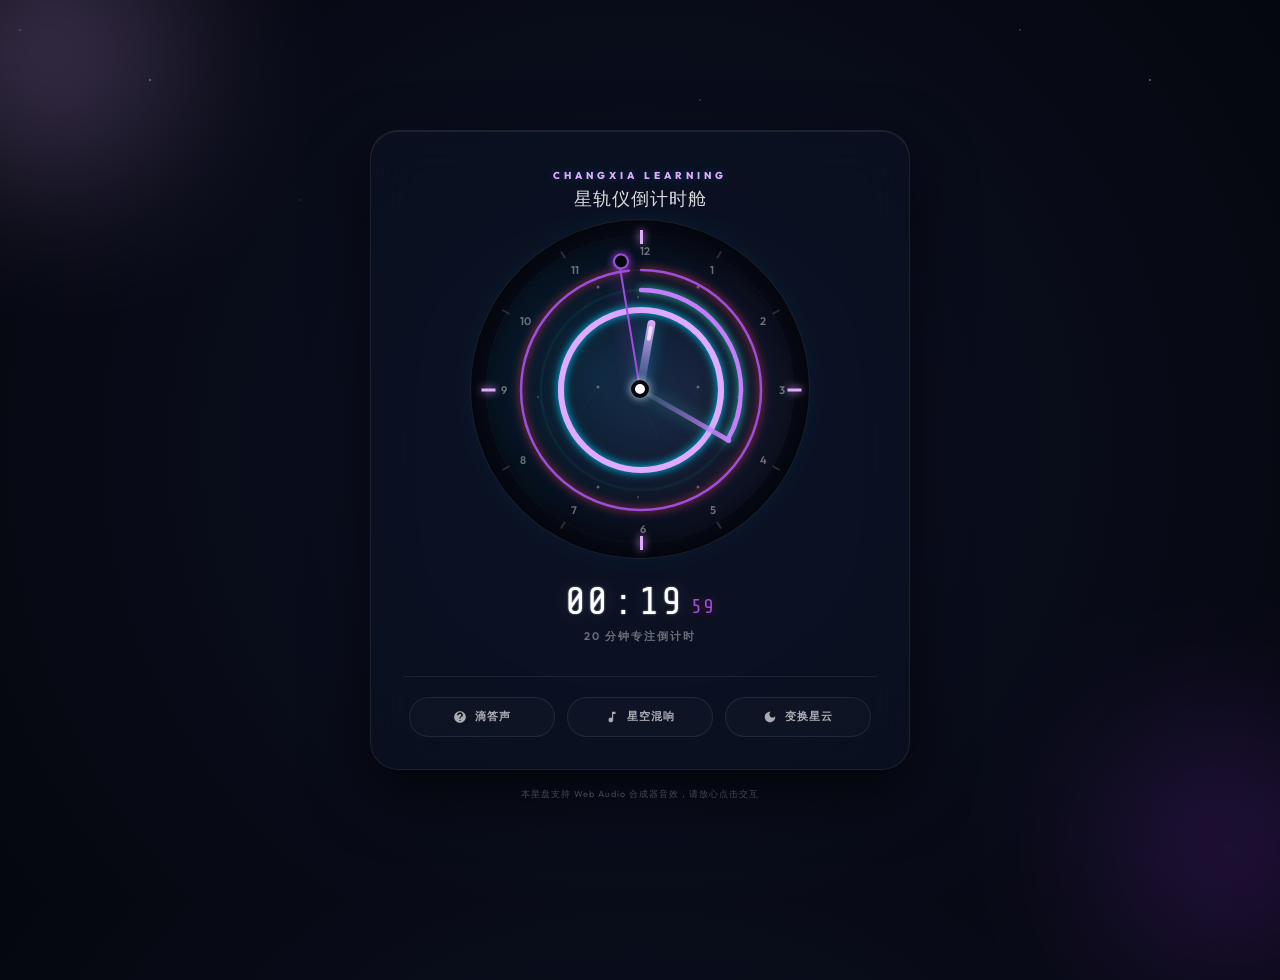
<file: clock.html>
<!DOCTYPE html>
<html lang="zh-CN">
<head>
  <meta charset="utf-8">
  <meta name="viewport" content="width=device-width, initial-scale=1.0">
  <title>星轨仪 · 专注倒计时 | CHANGXIA ASTROLABE</title>

  <!-- 引入奢华现代英文字体与数字等宽字体 -->
  <link rel="preconnect" href="https://fonts.googleapis.com">
  <link rel="preconnect" href="https://fonts.gstatic.com" crossorigin>
  <link href="https://fonts.googleapis.com/css2?family=Outfit:wght@200;400;600;800&family=Share+Tech+Mono&display=swap" rel="stylesheet">

  <style>
    :root {
      /* 深夜星空基底 */
      --cosmic-dark: #05070f;
      --cosmic-bg: radial-gradient(circle at 50% 50%, #0d1226 0%, #05070e 100%);

      /* 霓虹多巴胺光晕 */
      --neon-blue: #e0aaff;
      --neon-mint: #c77dff;
      --neon-pink: #9d4edd;
      --neon-purple: #7b2cbf;
      --neon-yellow: #3c096c;

      /* 玻璃质感边框与底色 */
      --glass-bg: rgba(13, 20, 38, 0.45);
      --glass-border: rgba(255, 255, 255, 0.08);
      --glass-highlight: rgba(255, 255, 255, 0.03);
      --shadow-premium: 0 24px 60px rgba(0, 0, 0, 0.6), inset 0 1px 0 rgba(255, 255, 255, 0.08);
    }

    * {
      box-sizing: border-box;
      margin: 0;
      padding: 0;
    }

    body {
      width: 100vw;
      height: 100vh;
      overflow: hidden;
      background: var(--cosmic-dark);
      background-image: var(--cosmic-bg);
      color: #ffffff;
      font-family: 'Outfit', sans-serif;
      display: flex;
      align-items: center;
      justify-content: center;
      perspective: 1000px;
    }

    /* 动态背景星尘特效 */
    .starfield {
      position: absolute;
      inset: 0;
      z-index: 1;
      pointer-events: none;
      background-image:
        radial-gradient(1px 1px at 20px 30px, #eee, transparent),
        radial-gradient(1.5px 1.5px at 150px 80px, #fff, transparent),
        radial-gradient(2px 2px at 300px 200px, rgba(0, 210, 255, 0.3), transparent),
        radial-gradient(1.5px 1.5px at 500px 400px, #fff, transparent),
        radial-gradient(1px 1px at 700px 100px, #ddd, transparent),
        radial-gradient(2px 2px at 900px 600px, rgba(177, 159, 251, 0.3), transparent);
      background-size: 1000px 1000px;
      opacity: 0.55;
      animation: drift 120s linear infinite;
    }

    @keyframes drift {
      from { background-position: 0 0; }
      to { background-position: 1000px 1000px; }
    }

    /* 主容器：科幻悬浮圆盘 */
    .clock-shell {
      position: relative;
      z-index: 10;
      width: min(540px, 94vw);
      height: min(640px, 94vh);
      display: flex;
      flex-direction: column;
      align-items: center;
      justify-content: space-between;
      padding: 32px;
      border: 1px solid var(--glass-border);
      border-radius: 28px;
      background: var(--glass-bg);
      backdrop-filter: blur(25px);
      -webkit-backdrop-filter: blur(25px);
      box-shadow: var(--shadow-premium);
      transform-style: preserve-3d;
      transition: transform 0.5s cubic-bezier(0.2, 0.8, 0.2, 1);
    }

    .clock-shell:hover {
      transform: translateY(-4px) rotateX(2deg);
    }

    /* 顶部副标志 */
    .clock-brand {
      text-align: center;
      pointer-events: none;
    }
    .brand-kicker {
      font-size: 10px;
      font-weight: 800;
      letter-spacing: 4px;
      color: var(--neon-blue);
      text-transform: uppercase;
      text-shadow: 0 0 10px rgba(0, 210, 255, 0.3);
    }
    .brand-title {
      font-size: 18px;
      font-weight: 400;
      letter-spacing: 1px;
      margin-top: 4px;
      color: rgba(255, 255, 255, 0.85);
    }

    /* 仪表盘时钟盘心 */
    .astrolabe-face {
      position: relative;
      width: min(340px, 70vw);
      height: min(340px, 70vw);
      border-radius: 50%;
      border: 1px solid var(--glass-border);
      background: radial-gradient(circle, rgba(16, 26, 50, 0.5) 0%, rgba(5, 7, 15, 0.85) 100%);
      box-shadow: inset 0 0 40px rgba(0, 0, 0, 0.8), 0 0 30px rgba(0, 210, 255, 0.05);
      display: flex;
      align-items: center;
      justify-content: center;
    }

    /* 背景星轨星相盘（缓缓旋转） */
    .constellation-disc {
      position: absolute;
      inset: 15px;
      border-radius: 50%;
      border: 1px dashed rgba(255, 255, 255, 0.04);
      background-image:
        radial-gradient(circle at 35% 45%, rgba(0, 210, 255, 0.12) 0%, transparent 60%),
        radial-gradient(circle at 65% 55%, rgba(177, 159, 251, 0.12) 0%, transparent 60%);
      opacity: 0.8;
      animation: rotateDisc 180s linear infinite;
    }

    .constellation-disc::after {
      content: "";
      position: absolute;
      inset: 30px;
      border-radius: 50%;
      border: 1px solid rgba(255, 255, 255, 0.02);
      background: url('data:image/svg+xml;utf8,<svg xmlns="http://www.w3.org/2000/svg" width="100" height="100" viewBox="0 0 100 100"><circle cx="20" cy="30" r="1" fill="white" opacity="0.3"/><circle cx="80" cy="20" r="1.5" fill="white" opacity="0.4"/><line x1="20" y1="30" x2="40" y2="70" stroke="rgba(255,255,255,0.06)" stroke-width="0.5"/><line x1="80" y1="20" x2="60" y2="50" stroke="rgba(255,255,255,0.06)" stroke-width="0.5"/></svg>');
    }

    @keyframes rotateDisc {
      from { transform: rotate(0deg); }
      to { transform: rotate(360deg); }
    }

    /* 刻度盘设计 */
    .clock-dial-marks {
      position: absolute;
      inset: 0;
      pointer-events: none;
    }

    .dial-mark {
      position: absolute;
      left: 50%;
      top: 10px;
      width: 2px;
      height: 8px;
      background: rgba(255, 255, 255, 0.15);
      transform-origin: 50% 160px;
    }

    .dial-mark.major {
      height: 14px;
      width: 3px;
      background: var(--neon-blue);
      box-shadow: 0 0 8px var(--neon-blue);
    }

    .dial-number {
      position: absolute;
      left: 50%;
      top: 24px;
      transform: translateX(-50%);
      font-size: 11px;
      font-weight: 600;
      color: rgba(255, 255, 255, 0.4);
      transform-origin: 50% 146px;
    }

    /* 进度条轨道设计（圆弧式） */
    .orbital-progress {
      position: absolute;
      inset: 35px;
      transform: rotate(-90deg);
      pointer-events: none;
    }

    .orbit-ring {
      fill: none;
      stroke-linecap: round;
      transition: stroke-dashoffset 0.35s cubic-bezier(0.4, 0, 0.2, 1);
    }

    /* 时间指针设计 */
    .hand-container {
      position: absolute;
      inset: 0;
      display: flex;
      align-items: center;
      justify-content: center;
    }

    /* 时针 */
    .hour-hand-wrap {
      position: absolute;
      width: 100%;
      height: 100%;
      transform-origin: center center;
    }

    .hour-hand {
      position: absolute;
      left: calc(50% - 4px);
      bottom: 50%;
      width: 8px;
      height: 70px;
      border-radius: 6px;
      background: linear-gradient(to top, rgba(0, 210, 255, 0.2), var(--neon-blue));
      box-shadow: 0 0 15px rgba(0, 210, 255, 0.4);
      transform-origin: bottom center;
    }

    .hour-hand::after {
      content: "";
      position: absolute;
      top: 6px;
      left: 2px;
      width: 4px;
      height: 15px;
      border-radius: 2px;
      background: #ffffff;
      opacity: 0.7;
    }

    /* 分针 */
    .minute-hand-wrap {
      position: absolute;
      width: 100%;
      height: 100%;
      transform-origin: center center;
    }

    .minute-hand {
      position: absolute;
      left: calc(50% - 2.5px);
      bottom: 50%;
      width: 5px;
      height: 105px;
      border-radius: 4px;
      background: linear-gradient(to top, rgba(45, 212, 191, 0.2), var(--neon-mint));
      box-shadow: 0 0 15px rgba(45, 212, 191, 0.4);
      transform-origin: bottom center;
    }

    /* 秒针 (带弹性缓冲) */
    .second-hand-wrap {
      position: absolute;
      width: 100%;
      height: 100%;
      transform-origin: center center;
    }

    .second-hand {
      position: absolute;
      left: calc(50% - 1px);
      bottom: 50%;
      width: 2px;
      height: 125px;
      background: var(--neon-pink);
      box-shadow: 0 0 18px var(--neon-pink);
      transform-origin: bottom center;
    }

    .second-hand::before {
      content: "";
      position: absolute;
      top: -12px;
      left: -5px;
      width: 12px;
      height: 12px;
      border: 2px solid var(--neon-pink);
      border-radius: 50%;
      background: var(--cosmic-dark);
      box-shadow: 0 0 8px var(--neon-pink);
    }

    /* 中心轴 */
    .center-cap {
      position: absolute;
      width: 18px;
      height: 18px;
      background: #ffffff;
      border-radius: 50%;
      border: 4px solid var(--cosmic-dark);
      box-shadow: 0 0 10px rgba(255, 255, 255, 0.8);
      z-index: 20;
    }

    /* 底部数字显示区 */
    .digital-board {
      text-align: center;
      margin-top: 14px;
    }

    .digital-time {
      font-family: 'Share Tech Mono', monospace;
      font-size: 38px;
      letter-spacing: 1px;
      color: #ffffff;
      text-shadow: 0 0 20px rgba(255, 255, 255, 0.15), 0 0 2px rgba(255, 255, 255, 0.6);
      display: flex;
      align-items: center;
      justify-content: center;
      gap: 4px;
    }

    .digital-time span.sec {
      font-size: 20px;
      color: var(--neon-pink);
      align-self: flex-end;
      margin-bottom: 5px;
      margin-left: 4px;
      text-shadow: 0 0 12px rgba(244, 63, 94, 0.4);
    }

    .digital-date {
      font-size: 11px;
      font-weight: 600;
      color: rgba(255, 255, 255, 0.4);
      letter-spacing: 2px;
      margin-top: 6px;
      text-transform: uppercase;
    }

    /* 操作控制面板 */
    .control-panel {
      width: 100%;
      display: flex;
      justify-content: space-between;
      align-items: center;
      margin-top: 24px;
      padding-top: 20px;
      border-top: 1px solid var(--glass-border);
    }

    .action-btn {
      flex: 1;
      height: 40px;
      border: 1px solid var(--glass-border);
      border-radius: 20px;
      background: rgba(255, 255, 255, 0.02);
      color: rgba(255, 255, 255, 0.65);
      font-size: 11px;
      font-weight: 600;
      letter-spacing: 1px;
      display: inline-flex;
      align-items: center;
      justify-content: center;
      gap: 8px;
      margin: 0 6px;
      cursor: pointer;
      transition: all 0.2s ease;
    }

    .action-btn svg {
      width: 14px;
      height: 14px;
      fill: currentColor;
    }

    .action-btn:hover {
      background: rgba(255, 255, 255, 0.08);
      color: #ffffff;
      border-color: rgba(255, 255, 255, 0.2);
    }

    .action-btn.is-active {
      background: color-mix(in srgb, var(--neon-blue) 12%, transparent);
      border-color: var(--neon-blue);
      color: var(--neon-blue);
      box-shadow: 0 0 15px rgba(0, 210, 255, 0.15);
    }

    /* 炫彩主题气泡背景（软发光） */
    .glow-blob {
      position: absolute;
      width: 260px;
      height: 260px;
      border-radius: 50%;
      filter: blur(80px);
      z-index: 2;
      opacity: 0.25;
      pointer-events: none;
      animation: breatheBlob 16s ease-in-out infinite alternate;
    }

    .blob-blue {
      background: var(--neon-blue);
      left: -80px;
      top: -80px;
    }

    .blob-purple {
      background: var(--neon-purple);
      right: -80px;
      bottom: -80px;
      animation-delay: -8s;
    }

    @keyframes breatheBlob {
      0% { transform: scale(1) translate(0, 0); }
      100% { transform: scale(1.25) translate(40px, 30px); }
    }

    /* 声效与控制提示标签 */
    .audio-notice {
      position: absolute;
      bottom: -32px;
      font-size: 9px;
      color: rgba(255, 255, 255, 0.25);
      letter-spacing: 1px;
    }
  </style>
</head>
<body>

  <!-- 动态宇宙发光粒子背景 -->
  <div class="starfield"></div>
  <div class="glow-blob blob-blue"></div>
  <div class="glow-blob blob-purple"></div>

  <!-- 核心时钟卡片 -->
  <main class="clock-shell" id="clockShell">

    <!-- 头部标志 -->
    <header class="clock-brand">
      <span class="brand-kicker">CHANGXIA LEARNING</span>
      <h1 class="brand-title">星轨仪倒计时舱</h1>
    </header>

    <!-- 罗盘表盘 -->
    <div class="astrolabe-face">

      <!-- 星盘星位图 -->
      <div class="constellation-disc"></div>

      <!-- 圆弧刻度与轨道 -->
      <svg class="orbital-progress" width="270" height="270" viewBox="0 0 270 270">
        <!-- 秒轨 -->
        <circle class="orbit-ring" cx="135" cy="135" r="120" stroke="rgba(244, 63, 94, 0.08)" stroke-width="2" />
        <circle class="orbit-ring" id="secOrbit" cx="135" cy="135" r="120" stroke="var(--neon-pink)" stroke-width="2.5"
                stroke-dasharray="753.98" stroke-dashoffset="753.98" filter="drop-shadow(0 0 4px #f43f5e)" />

        <!-- 分轨 -->
        <circle class="orbit-ring" cx="135" cy="135" r="100" stroke="rgba(45, 212, 191, 0.06)" stroke-width="3" />
        <circle class="orbit-ring" id="minOrbit" cx="135" cy="135" r="100" stroke="var(--neon-mint)" stroke-width="4.5"
                stroke-dasharray="628.318" stroke-dashoffset="628.318" filter="drop-shadow(0 0 4px #2dd4bf)" />

        <!-- 时轨 -->
        <circle class="orbit-ring" cx="135" cy="135" r="80" stroke="rgba(0, 210, 255, 0.06)" stroke-width="4" />
        <circle class="orbit-ring" id="hourOrbit" cx="135" cy="135" r="80" stroke="var(--neon-blue)" stroke-width="6"
                stroke-dasharray="502.65" stroke-dashoffset="502.65" filter="drop-shadow(0 0 4px #00d2ff)" />
      </svg>

      <!-- 刻度点 -->
      <div class="clock-dial-marks" id="dialMarks"></div>

      <!-- 指针组 -->
      <div class="hand-container">
        <!-- 时针 -->
        <div class="hour-hand-wrap" id="hourHand"><div class="hour-hand"></div></div>
        <!-- 分针 -->
        <div class="minute-hand-wrap" id="minHand"><div class="minute-hand"></div></div>
        <!-- 秒针 -->
        <div class="second-hand-wrap" id="secHand"><div class="second-hand"></div></div>
        <!-- 指针盖 -->
        <div class="center-cap"></div>
      </div>

    </div>

    <!-- 底部数据状态面板 -->
    <div class="digital-board">
      <div class="digital-time">
        <span id="txtHour">00</span>:<span id="txtMin">20</span><span class="sec" id="txtSec">00</span>
      </div>
      <div class="digital-date" id="txtDate">20 分钟专注倒计时</div>
    </div>

    <!-- 交互控制键 -->
    <footer class="control-panel">

      <!-- 滴答声开关 -->
      <button class="action-btn" id="btnSound" type="button" title="开关机械滴答声">
        <svg viewBox="0 0 24 24"><path d="M12 2C6.48 2 2 6.48 2 12s4.48 10 10 10 10-4.48 10-10S17.52 2 12 2zm1 17h-2v-2h2v2zm2.07-7.75l-.9.92C13.45 12.9 13 13.5 13 15h-2v-.5c0-1.1.45-2.1 1.17-2.83l1.24-1.26c.37-.36.59-.86.59-1.41 0-1.1-.9-2-2-2s-2 .9-2 2H7c0-2.76 2.24-5 5-5s5 2.24 5 5c0 1.04-.42 1.99-1.07 2.75z"/></svg>
        <span>滴答声</span>
      </button>

      <!-- 太空氛围音开关 -->
      <button class="action-btn" id="btnAmbient" type="button" title="开关环境脉冲背景音">
        <svg viewBox="0 0 24 24"><path d="M12 3v10.55c-.59-.34-1.27-.55-2-.55-2.21 0-4 1.79-4 4s1.79 4 4 4 4-1.79 4-4V7h4V3h-6z"/></svg>
        <span>星空混响</span>
      </button>

      <!-- 炫光主题切换 -->
      <button class="action-btn" id="btnTheme" type="button" title="切换光晕色系">
        <svg viewBox="0 0 24 24"><path d="M12 3c-4.97 0-9 4.03-9 9s4.03 9 9 9 9-4.03 9-9c0-.46-.04-.92-.1-1.36-.98 1.37-2.58 2.26-4.4 2.26-2.98 0-5.4-2.42-5.4-5.4 0-1.81.89-3.42 2.26-4.4-.44-.06-.9-.1-1.36-.1z"/></svg>
        <span>变换星云</span>
      </button>

    </footer>

    <!-- 底栏说明文字 -->
    <span class="audio-notice">本星盘支持 Web Audio 合成器音效，请放心点击交互</span>

  </main>

  <script>
    // 1. 初始化表盘刻度点与数字
    function initDial() {
      const marksContainer = document.getElementById('dialMarks');

      // 循环生成 12 小时刻度与数字
      for (let i = 0; i < 12; i++) {
        const angle = i * 30;

        // 刻度线
        const mark = document.createElement('div');
        mark.className = `dial-mark ${i % 3 === 0 ? 'major' : ''}`;
        mark.style.transform = `rotate(${angle}deg)`;
        marksContainer.appendChild(mark);

        // 数字
        const num = document.createElement('div');
        num.className = 'dial-number';
        num.textContent = i === 0 ? 12 : i;
        num.style.transform = `rotate(${angle}deg)`;

        // 抵消数字本身的旋转，保持文字直立
        const innerText = document.createElement('span');
        innerText.style.display = 'inline-block';
        innerText.style.transform = `rotate(${-angle}deg)`;
        innerText.textContent = num.textContent;
        num.textContent = '';
        num.appendChild(innerText);

        marksContainer.appendChild(num);
      }
    }

    initDial();

    // 2. 倒计时更新逻辑 (保留平滑旋转与三层轨道渲染)
    let lastSecond = -1;
    const countdownDurationSeconds = 20 * 60;
    const countdownStartedAt = performance.now();

    function updateClock() {
      const elapsed = (performance.now() - countdownStartedAt) / 1000;
      const remaining = Math.max(0, countdownDurationSeconds - elapsed);
      const totalSeconds = Math.ceil(remaining);
      const sec = totalSeconds % 60;
      const min = Math.floor((totalSeconds % 3600) / 60);
      const hour = Math.floor(totalSeconds / 3600);
      const smoothSecond = remaining % 60;
      const secAngle = smoothSecond * 6;
      const minAngle = ((remaining % 3600) / 3600) * 360;
      const hourAngle = ((remaining % 43200) / 43200) * 360;

      // 旋转指针
      document.getElementById('secHand').style.transform = `rotate(${secAngle}deg)`;
      document.getElementById('minHand').style.transform = `rotate(${minAngle}deg)`;
      document.getElementById('hourHand').style.transform = `rotate(${hourAngle}deg)`;

      // 计算并更新圆轨进度
      const secCircumference = 753.98;
      const remainingMinute = remaining > 0 ? (totalSeconds % 60 || 60) : 0;
      const secOffset = secCircumference * (1 - remainingMinute / 60);
      document.getElementById('secOrbit').style.strokeDashoffset = secOffset;

      const minCircumference = 628.318;
      const remainingHour = remaining > 0 ? (totalSeconds % 3600 || 3600) : 0;
      const minOffset = minCircumference * (1 - remainingHour / 3600);
      document.getElementById('minOrbit').style.strokeDashoffset = minOffset;

      const hourCircumference = 502.65;
      const hourOffset = hourCircumference * (1 - remaining / countdownDurationSeconds);
      document.getElementById('hourOrbit').style.strokeDashoffset = hourOffset;

      // 更新下方数字面板
      document.getElementById('txtHour').textContent = String(hour).padStart(2, '0');
      document.getElementById('txtMin').textContent = String(min).padStart(2, '0');
      document.getElementById('txtSec').textContent = String(sec).padStart(2, '0');

      document.getElementById('txtDate').textContent = remaining > 0 ? '20 分钟专注倒计时' : '本次倒计时已结束';

      // 触发滴答声音效
      if (soundEnabled && totalSeconds !== lastSynthSec) {
        lastSynthSec = totalSeconds;
        playTick(totalSeconds % 60 === 0);
      }
    }

    let lastSynthSec = -1;
    setInterval(updateClock, 30); // 30ms 刷新率实现极致平滑度

    // 3. Web Audio API 音效合成器 (免文件引入)
    let audioCtx = null;
    let soundEnabled = false;
    let ambientEnabled = false;
    let ambientOsc = null;
    let ambientGain = null;

    function initAudio() {
      if (!audioCtx) {
        audioCtx = new (window.AudioContext || window.webkitAudioContext)();
      }
      if (audioCtx.state === 'suspended') {
        audioCtx.resume();
      }
    }

    // 合成滴答声 (秒针跳动)
    function playTick(isMajor = false) {
      if (!audioCtx) return;

      const osc = audioCtx.createOscillator();
      const gain = audioCtx.createGain();

      osc.connect(gain);
      gain.connect(audioCtx.destination);

      // 主刻度(整分)声音高，次刻度声音清脆
      osc.type = 'sine';
      osc.frequency.setValueAtTime(isMajor ? 880 : 1200, audioCtx.currentTime);

      // 极短衰减，模拟木质或精密齿轮敲击
      gain.gain.setValueAtTime(isMajor ? 0.08 : 0.04, audioCtx.currentTime);
      gain.gain.exponentialRampToValueAtTime(0.0001, audioCtx.currentTime + 0.04);

      osc.start();
      osc.stop(audioCtx.currentTime + 0.05);
    }

    // 合成漫步太空的环境背景混响 (Cosmic Drone Pad)
    function startAmbient() {
      initAudio();
      if (ambientOsc) return;

      const osc1 = audioCtx.createOscillator();
      const osc2 = audioCtx.createOscillator();
      const gain = audioCtx.createGain();
      const filter = audioCtx.createBiquadFilter();

      // 低音柔和双振荡器微失谐，营造宏大空间混响
      osc1.type = 'sawtooth';
      osc1.frequency.setValueAtTime(55, audioCtx.currentTime); // A1 低音
      osc1.detune.setValueAtTime(-10, audioCtx.currentTime);

      osc2.type = 'triangle';
      osc2.frequency.setValueAtTime(110, audioCtx.currentTime); // A2 八度
      osc2.detune.setValueAtTime(10, audioCtx.currentTime);

      // 低通滤波器限制锯齿波高频，使音色厚重温暖
      filter.type = 'lowpass';
      filter.frequency.setValueAtTime(280, audioCtx.currentTime);
      filter.Q.setValueAtTime(4, audioCtx.currentTime);

      gain.gain.setValueAtTime(0, audioCtx.currentTime);
      // 渐入，音量设定非常轻，作为背景环境音
      gain.gain.linearRampToValueAtTime(0.12, audioCtx.currentTime + 3.0);

      osc1.connect(filter);
      osc2.connect(filter);
      filter.connect(gain);
      gain.connect(audioCtx.destination);

      osc1.start();
      osc2.start();

      ambientOsc = [osc1, osc2];
      ambientGain = gain;
    }

    function stopAmbient() {
      if (!ambientGain) return;
      const currentGain = ambientGain;
      const currentOsc = ambientOsc;

      // 渐出后停止，防止爆音
      currentGain.gain.cancelScheduledValues(audioCtx.currentTime);
      currentGain.gain.setValueAtTime(currentGain.gain.value, audioCtx.currentTime);
      currentGain.gain.linearRampToValueAtTime(0, audioCtx.currentTime + 1.0);

      setTimeout(() => {
        currentOsc.forEach(osc => {
          try { osc.stop(); } catch(_e) {}
        });
      }, 1200);

      ambientOsc = null;
      ambientGain = null;
    }

    // 4. 按钮交互处理

    // 滴答声控制
    document.getElementById('btnSound').addEventListener('click', function() {
      initAudio();
      soundEnabled = !soundEnabled;
      this.classList.toggle('is-active', soundEnabled);
    });

    // 星空混响控制
    document.getElementById('btnAmbient').addEventListener('click', function() {
      initAudio();
      ambientEnabled = !ambientEnabled;
      this.classList.toggle('is-active', ambientEnabled);
      if (ambientEnabled) {
        startAmbient();
      } else {
        stopAmbient();
      }
    });

    // 太空星云主题变换 (在多套发光配色方案中循环)
    const themes = [
      {
        dark: '#0a050f',
        bg: 'radial-gradient(circle at 50% 50%, #200d2b 0%, #08030b 100%)',
        blue: '#e0aaff', mint: '#c77dff', pink: '#9d4edd', purple: '#7b2cbf', yellow: '#3c096c',
        blobLeft: '#9d4edd', blobRight: '#3c096c'
      },
      {
        dark: '#05070f',
        bg: 'radial-gradient(circle at 50% 50%, #0d1226 0%, #05070e 100%)',
        blue: '#00d2ff', mint: '#2dd4bf', pink: '#f43f5e', purple: '#b19ffb', yellow: '#fbbf24',
        blobLeft: '#00d2ff', blobRight: '#b19ffb'
      },
      {
        dark: '#050c0c',
        bg: 'radial-gradient(circle at 50% 50%, #072522 0%, #020808 100%)',
        blue: '#06b6d4', mint: '#10b981', pink: '#f43f5e', purple: '#8b5cf6', yellow: '#f59e0b',
        blobLeft: '#10b981', blobRight: '#06b6d4'
      }
    ];

    let currentThemeIdx = 0;

    document.getElementById('btnTheme').addEventListener('click', function() {
      currentThemeIdx = (currentThemeIdx + 1) % themes.length;
      const th = themes[currentThemeIdx];

      // 更新 CSS 变量值，让全局样式自动重绘
      document.documentElement.style.setProperty('--cosmic-dark', th.dark);
      document.documentElement.style.setProperty('--cosmic-bg', th.bg);
      document.documentElement.style.setProperty('--neon-blue', th.blue);
      document.documentElement.style.setProperty('--neon-mint', th.mint);
      document.documentElement.style.setProperty('--neon-pink', th.pink);
      document.documentElement.style.setProperty('--neon-purple', th.purple);
      document.documentElement.style.setProperty('--neon-yellow', th.yellow);

      // 更新大发光体渐变颜色
      document.querySelector('.blob-blue').style.background = th.blobLeft;
      document.querySelector('.blob-purple').style.background = th.blobRight;

      // 播放一次提示音效
      if (audioCtx) {
        const osc = audioCtx.createOscillator();
        const gain = audioCtx.createGain();
        osc.connect(gain);
        gain.connect(audioCtx.destination);
        osc.type = 'triangle';
        osc.frequency.setValueAtTime(600 + currentThemeIdx * 100, audioCtx.currentTime);
        gain.gain.setValueAtTime(0.05, audioCtx.currentTime);
        gain.gain.exponentialRampToValueAtTime(0.0001, audioCtx.currentTime + 0.15);
        osc.start();
        osc.stop(audioCtx.currentTime + 0.2);
      }
    });

    // 5. 时钟盘陀螺仪 3D 悬浮鼠标追踪
    const shell = document.getElementById('clockShell');

    document.addEventListener('mousemove', function(e) {
      const cx = window.innerWidth / 2;
      const cy = window.innerHeight / 2;
      const dx = (e.clientX - cx) / cx; // -1 ~ 1
      const dy = (e.clientY - cy) / cy; // -1 ~ 1

      // 限制倾斜角度，生成微小科幻位移
      shell.style.transform = `rotateY(${dx * 16}deg) rotateX(${-dy * 16}deg) translateY(-2px)`;
    });

    document.addEventListener('mouseleave', function() {
      shell.style.transform = 'rotateY(0deg) rotateX(0deg) translateY(0deg)';
    });
  </script>
</body>
</html>
</file>
